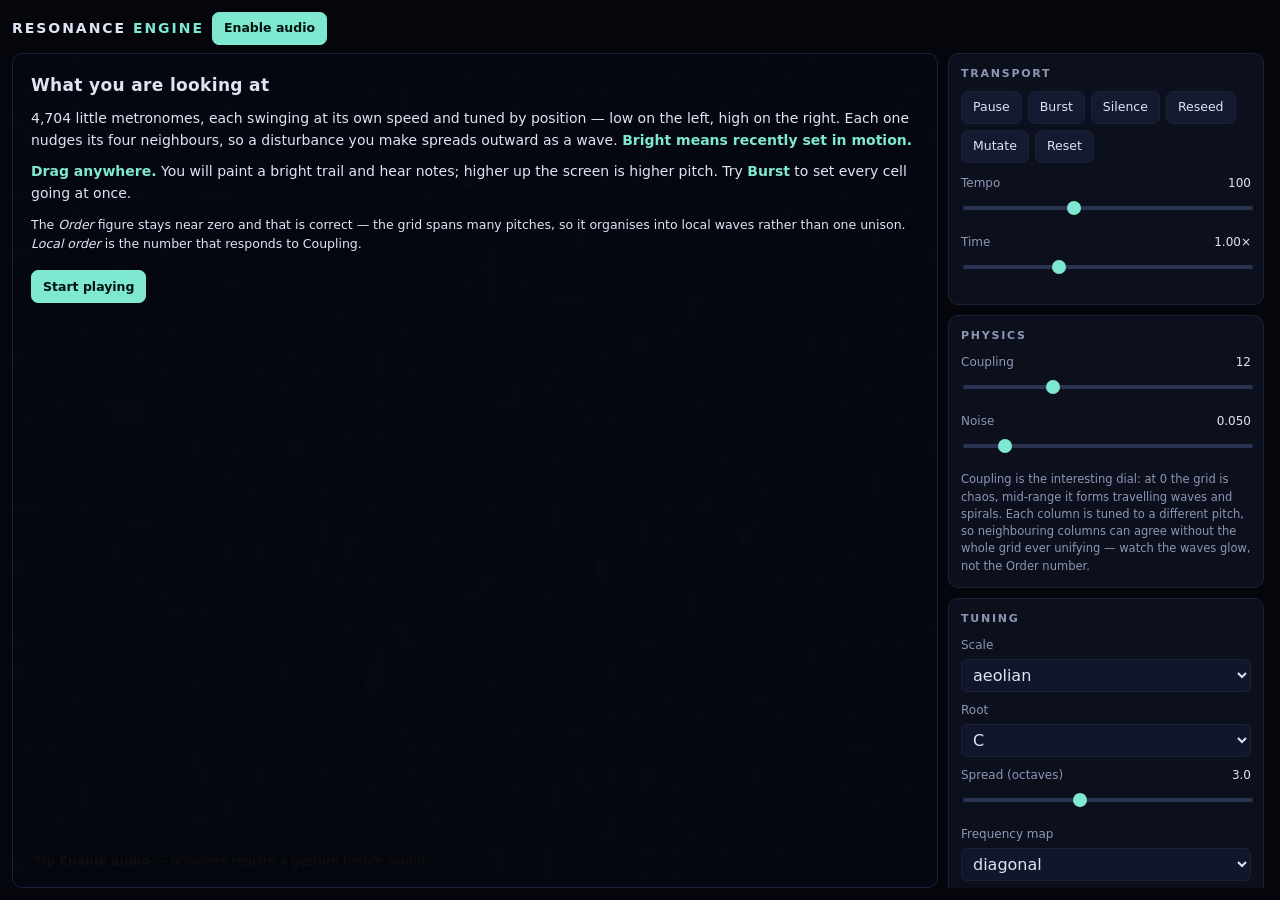
<file: index.html>
<!doctype html>
<!-- Generated by tools/build-standalone.mjs from src/page.template.html + src/*.js + styles.css.
Edit those and re-run the build; nothing here is hand-written. -->
<html lang="en">
<head>
<meta charset="utf-8">
<meta name="viewport" content="width=device-width, initial-scale=1, viewport-fit=cover">
<meta name="theme-color" content="#05060c">
<title>Resonance Engine — conduct a field of coupled oscillators</title>
<!--
  Generated from src/page.template.html + src/*.js by tools/build-standalone.mjs. One
  file, nothing fetched: it opens from disk, from a sandboxed preview pane, or
  from any static server. To change it, edit src/ and re-run that build.
-->
<meta name="description" content="A toroidal field of coupled oscillators that synchronises into waves and plays what it does.">
<style>
:root {
  --bg: #05060c;
  --panel: #0c0f1c;
  --panel-edge: #1b2138;
  --ink: #dfe4f5;
  --ink-dim: #8d96b5;
  --accent: #7ee8d0;
  --accent-warm: #ffb45c;
  --radius: 10px;
  /*
   * Inset from the edge of the glass. On a phone these become the notch and
   * home-indicator insets, which only read as non-zero when the viewport meta
   * carries `viewport-fit=cover`; without that, controls sit under the indicator.
   */
  --edge-top: 12px;
  --edge-right: 12px;
  --edge-bottom: 12px;
  --edge-left: 12px;
  /* Smallest comfortable touch target; WCAG 2.2 AAA asks for 44px. */
  --tap: 44px;
  color-scheme: dark;
}

/*
 * The template marker. Absent its stylesheet this paragraph is the only thing
 * on screen, because the stylesheet is precisely what is missing. In the built
 * page the rule below applies and the marker is gone.
 *
 * The failure this addresses is silent: opening the template directly loads no
 * CSS and no module, paints bare controls, and logs nothing at all, so it reads
 * as a broken app rather than the wrong file. See src/page.template.html.
 */
.not-a-page { display: none; }

* { box-sizing: border-box; }

html, body {
  margin: 0;
  /*
   * `dvh` rather than `vh`: on a phone the URL bar collapses and expands, and a
   * `vh` layout leaves either a gap or a permanently scrolled page.
   */
  height: 100%;
  height: 100dvh;
  overflow: hidden;
  background: var(--bg);
  color: var(--ink);
  font: 14px/1.5 ui-sans-serif, system-ui, "Segoe UI", Roboto, sans-serif;
  overscroll-behavior: none;
}

body {
  /* No text-cursor or callout while conducting: a drag is an instrument gesture,
     not a selection. */
  -webkit-tap-highlight-color: transparent;
  -webkit-touch-callout: none;
  user-select: none;
}

#app {
  display: flex;
  flex-direction: column;
  height: 100%;
  height: 100dvh;
  padding: var(--edge-top) var(--edge-right) 0 var(--edge-left);
  gap: 8px;
}

header {
  display: flex;
  align-items: center;
  gap: 8px;
  flex-wrap: wrap;
  flex: none;
}

/* The panel toggle exists only in the phone layout. */
#b-panel { display: none; }

header h1 {
  font-size: 14px;
  letter-spacing: 0.14em;
  text-transform: uppercase;
  margin: 0;
  font-weight: 600;
}

header h1 span { color: var(--accent); }

/*
 * Hints live over the canvas rather than in the layout. As a header paragraph
 * this cost ~90px of an 844px phone screen to state something true only until
 * the first tap; absolutely positioned it costs nothing and can fade itself out.
 *
 * They stack in a flex column pinned to the bottom of the stage, below the note
 * readout, because two independently positioned overlays over a canvas that can
 * be 198px tall (landscape phone) overlapped the readout and each other. In a
 * column they can only ever push one another, never collide.
 */
#hints {
  position: absolute;
  left: 10px;
  right: 10px;
  bottom: 10px;
  display: flex;
  flex-direction: column;
  align-items: flex-start;
  gap: 6px;
  pointer-events: none;
}

#audio-hint,
#touch-hint {
  margin: 0;
  padding: 7px 10px;
  border-radius: 8px;
  background: rgba(5, 6, 12, 0.78);
  border: 1px solid var(--panel-edge);
  font-size: 12.5px;
  line-height: 1.4;
}

#audio-hint { color: var(--accent-warm); }
#touch-hint { color: var(--ink-dim); }
#audio-hint[hidden], #touch-hint[hidden] { display: none; }

main {
  flex: 1;
  display: grid;
  grid-template-columns: minmax(0, 1fr) 320px;
  grid-template-rows: minmax(0, 1fr);
  gap: 10px;
  min-height: 0;
  padding-bottom: var(--edge-bottom);
}

#stage {
  position: relative;
  min-height: 0;
  min-width: 0;
  border: 1px solid var(--panel-edge);
  border-radius: var(--radius);
  overflow: hidden;
  background: #000;
}

#field {
  display: block;
  width: 100%;
  height: 100%;
  cursor: crosshair;
  /*
   * Without `none` a drag on the field is stolen by the browser's own scroll or
   * pinch gesture and the app never sees pointermove, which on a phone reads as
   * "the toy does nothing".
   */
  touch-action: none;
  image-rendering: pixelated;
}

#pulses {
  position: absolute;
  left: 0;
  right: 0;
  bottom: 0;
  height: 26px;
  pointer-events: none;
}

.pulse {
  position: absolute;
  bottom: 4px;
  width: var(--size, 10px);
  height: var(--size, 10px);
  margin-left: calc(var(--size, 10px) / -2);
  border-radius: 50%;
  background: radial-gradient(circle, #fff, var(--accent) 45%, transparent 70%);
  animation: rise 900ms ease-out forwards;
}

@keyframes rise {
  from { transform: translateY(0) scale(0.6); opacity: 0.95; }
  to { transform: translateY(-70px) scale(1.5); opacity: 0; }
}

#note-readout {
  position: absolute;
  top: 8px;
  left: 10px;
  font-variant-numeric: tabular-nums;
  font-size: 13px;
  padding: 3px 9px;
  border-radius: 999px;
  background: rgba(5, 6, 12, 0.62);
  border: 1px solid var(--panel-edge);
  color: var(--ink-dim);
  pointer-events: none;
}

#note-readout[data-kind="play"] { color: var(--accent-warm); }

#panel {
  overflow-y: auto;
  /* Keep scrolling inside the panel inertial but not rubber-band, so scrolling a
     slider list never drags the whole page. */
  overscroll-behavior: contain;
  padding-right: 4px;
  display: flex;
  flex-direction: column;
  gap: 10px;
}

#panel section {
  background: var(--panel);
  border: 1px solid var(--panel-edge);
  border-radius: var(--radius);
  padding: 12px;
}

#panel h2 {
  margin: 0 0 9px;
  font-size: 11px;
  letter-spacing: 0.16em;
  text-transform: uppercase;
  color: var(--ink-dim);
  font-weight: 600;
}

label {
  display: block;
  font-size: 12px;
  color: var(--ink-dim);
  margin-bottom: 9px;
}

label output {
  float: right;
  color: var(--ink);
  font-variant-numeric: tabular-nums;
}

/*
 * The thumb is drawn by the browser's native widget theme unless the whole
 * control is taken over, and that leaked into the golden images: the control
 * panel pose differed by ~5% between this machine's Chromium and a GitHub
 * runner's, with identical dimensions and every other Chromium pose matching
 * byte for byte. accent-color is only a hint -- it does not define geometry --
 * so appearance:none plus explicit track and thumb rules are what make the
 * panel render the same wherever it is painted. -moz- and -webkit- are both
 * required: neither engine implements the other's pseudo-element.
 */
input[type="range"] {
  width: 100%;
  accent-color: var(--accent);
  margin-top: 5px;
  appearance: none;
  background: transparent;
  height: 22px;
}

input[type="range"]::-webkit-slider-runnable-track {
  height: 4px;
  border-radius: 999px;
  background: #2b3352;
}

input[type="range"]::-webkit-slider-thumb {
  appearance: none;
  width: 14px;
  height: 14px;
  margin-top: -5px;
  border-radius: 999px;
  background: var(--accent);
  border: none;
}

input[type="range"]::-moz-range-track {
  height: 4px;
  border-radius: 999px;
  background: #2b3352;
}

input[type="range"]::-moz-range-thumb {
  width: 14px;
  height: 14px;
  border-radius: 999px;
  background: var(--accent);
  border: none;
}

select {
  width: 100%;
  margin-top: 5px;
  background: #11162a;
  color: var(--ink);
  border: 1px solid var(--panel-edge);
  border-radius: 6px;
  padding: 5px 7px;
  font: inherit;
  /* A select below 16px makes iOS zoom the whole page on focus. */
  font-size: 16px;
}

.buttons {
  display: flex;
  flex-wrap: wrap;
  gap: 6px;
  margin-bottom: 11px;
}

button {
  background: #141a30;
  color: var(--ink);
  border: 1px solid var(--panel-edge);
  border-radius: 7px;
  padding: 6px 11px;
  font: inherit;
  font-size: 12.5px;
  cursor: pointer;
  /* Buttons in the panel are tapped deliberately; pinch-zoom on them would be
     the wrong reading of the gesture. */
  touch-action: manipulation;
}

button:hover { border-color: var(--accent); }

button.primary {
  background: var(--accent);
  border-color: var(--accent);
  color: #04120f;
  font-weight: 600;
}

.toggles { display: grid; gap: 5px; }

.toggles label {
  display: flex;
  align-items: center;
  gap: 8px;
  margin: 0;
  color: var(--ink);
  font-size: 12.5px;
}

.toggles input { accent-color: var(--accent); margin: 0; }

.stats {
  display: grid;
  grid-template-columns: auto 1fr;
  gap: 3px 10px;
  margin: 0;
  font-size: 12px;
}

.stats dt { color: var(--ink-dim); }
.stats dd { margin: 0; text-align: right; font-variant-numeric: tabular-nums; }

.hint { font-size: 11.5px; color: var(--ink-dim); margin: 2px 0 0; }

#help ul { margin: 0; padding-left: 17px; font-size: 12px; color: var(--ink-dim); }
#help li { margin-bottom: 4px; }

kbd, code {
  background: #11162a;
  border: 1px solid var(--panel-edge);
  border-radius: 4px;
  padding: 0 4px;
  font-size: 11px;
}

r { cursor: help; opacity: 0.6; }

/*
 * Phone layout. The breakpoint is on width because the problem is horizontal:
 * a 320px sidebar next to a canvas does not fit, so the panel has to move.
 */
@media (max-width: 880px) {
  :root {
    --edge-top: max(10px, env(safe-area-inset-top));
    --edge-right: max(10px, env(safe-area-inset-right));
    --edge-bottom: max(10px, env(safe-area-inset-bottom));
    --edge-left: max(10px, env(safe-area-inset-left));
  }

  main {
    grid-template-columns: minmax(0, 1fr);
    grid-template-rows: minmax(0, 1fr) auto;
    gap: 8px;
  }

  /* The field is the instrument: it keeps the whole width and as much height as
     the panel is not using, and the panel collapses to a sheet it can dismiss. */
  #stage { grid-row: 1; }

  #panel {
    grid-row: 2;
    /*
     * A collapsible sheet. Scrolling the panel is what makes every control
     * reachable on a phone even though they cannot all fit at once, which is the
     * failure this layout is fixing: 15 of 23 controls used to sit below the
     * fold with nothing scrollable.
     */
    max-height: min(46dvh, 420px);
    overflow-y: auto;
    -webkit-overflow-scrolling: touch;
    padding-bottom: var(--edge-bottom);
  }

  /* When collapsed, the sheet shows nothing and the field owns the screen. */
  #panel[data-collapsed="true"] { display: none; }

  #b-panel { display: inline-block; }

  /*
   * The title, an accent button and the sheet toggle do not fit one row at
   * 390px, and a wrapped header costs the field another 45px of height.
   *
   * `nowrap` is what fixes it: a wrapping flex container breaks onto a second
   * line *before* it shrinks anything, so with `wrap` the toggle dropped to its
   * own row while the title stayed full width and would not compress.
   */
  header { flex-wrap: nowrap; }
  header h1 { flex: none; white-space: nowrap; }
  header button { flex: none; }
  /*
   * With wrapping gone, "Resonance Engine" beside two 44px buttons would now
   * simply clip. Dropping the second word beats an ellipsis on the product
   * name, and the word stays in the DOM so the accessible name is intact.
   */
  header h1 span { display: none; }

  /* Every control becomes a real touch target: 33px buttons and 20px sliders
     were below the 44px minimum and effectively unusable with a thumb. */
  button {
    min-height: var(--tap);
    font-size: 15px;
    padding: 10px 14px;
  }

  input[type="range"] {
    height: var(--tap);
    margin-top: 2px;
  }

  select { min-height: var(--tap); }

  label {
    font-size: 13px;
    margin-bottom: 14px;
  }

  .toggles label {
    min-height: var(--tap);
    font-size: 15px;
  }

  .toggles input { width: 22px; height: 22px; }

  /* Keyboard shortcuts are meaningless without a keyboard, and the list was the
     longest thing to scroll past. */
  #help { display: none; }

  .hint { font-size: 12.5px; }
}

/* Landscape phones are short: give the field the height and hide the sheet's
   chrome until it is asked for. */
@media (max-width: 880px) and (max-height: 500px) {
  /*
   * In landscape the viewport is short, so a sheet sized as a share of its
   * height leaves the canvas a 66px strip. Anchor the sheet to a small share
   * and guarantee the field the majority instead.
   */
  main { grid-template-rows: minmax(200px, 1fr) auto; }
  #panel { max-height: 40dvh; }
  /*
   * Two 45px buttons and a title cannot share a 390px-tall viewport's header
   * without wrapping onto a second line, which costs the field another 45px.
   * They still get `--tap` height; only the type shrinks.
   */
  header h1 { font-size: 12px; letter-spacing: 0.1em; }
  header button { font-size: 13px; padding: 8px 12px; }
  /*
   * A landscape phone leaves the canvas ~200px tall. Two hint bands at the foot
   * of a strip that height is most of the instrument, so they retire here and
   * the field is left alone.
   */
  #hints { display: none; }
}

/*
 * Screen-reader-only text. `clip-path: inset(50%)` rather than `display:none`,
 * which would remove it from the accessibility tree and defeat the purpose.
 */
.sr-only {
  position: absolute;
  width: 1px;
  height: 1px;
  margin: -1px;
  padding: 0;
  overflow: hidden;
  clip-path: inset(50%);
  white-space: nowrap;
  border: 0;
}

/*
 * First-run orientation. The field is otherwise a wall of moving pixels with no
 * clue as to what it means, and the honest summary from a first-time visitor was
 * "no idea what I'm looking at". It states the metaphor and the one gesture that
 * matters, then gets out of the way permanently.
 */
#intro {
  position: absolute;
  inset: 0;
  z-index: 3;
  /*
   * `flex-start`, not `center`: centring a block taller than its container
   * overflows equally at both ends, and the overflow at the top is clipped by
   * the stage with no way to scroll to it -- the heading simply disappeared on
   * a phone. Top-aligned with scrolling, everything is reachable.
   */
  display: flex;
  flex-direction: column;
  justify-content: flex-start;
  gap: 10px;
  padding: 18px;
  background: rgba(5, 6, 12, 0.95);
  font-size: 14px;
  line-height: 1.55;
  overflow-y: auto;
  -webkit-overflow-scrolling: touch;
}

#intro[hidden] { display: none; }

#intro h2 {
  margin: 0;
  font-size: 17px;
  letter-spacing: 0.02em;
}

#intro p { margin: 0; color: var(--ink); }
#intro strong { color: var(--accent); }
.intro-note { color: var(--ink-dim); font-size: 12.5px; }

#intro button {
  align-self: flex-start;
  margin-top: 6px;
}

/*
 * Reduced motion: the app *is* motion, so it cannot simply stop — the simulation
 * is the point. What can be removed is the gratuitous part: the rising pulse
 * particles and the panel's transitions. The field itself is left alone because
 * freezing it would leave a blank rectangle and no instrument, and a paused
 * field is available at any time from Pause.
 */
@media (prefers-reduced-motion: reduce) {
  .pulse { animation: none; display: none; }
  * { transition-duration: 0.01ms !important; }
}

/* The overlay sits over the canvas, so a phone needs the same tap target here. */
@media (max-width: 880px) {
  /*
   * The stage can be as short as 198px in landscape, which cannot hold this
   * text. Escaping the stage to cover the viewport is the only way the
   * explanation is readable rather than a clipped fragment.
   */
  #intro {
    position: fixed;
    inset: 0;
    padding: calc(18px + env(safe-area-inset-top)) 18px calc(18px + env(safe-area-inset-bottom));
    font-size: 15px;
  }
  #intro h2 { font-size: 19px; }
  #intro button { min-height: var(--tap); align-self: stretch; }
}

</style>
</head>
<body>
<!--
  Visible only when opened directly, which is the interesting case. styles.css
  hides it with a `display:none` rule; if that stylesheet has not loaded then
  neither has the rule, so the notice shows. No script involved, so it works
  before and entirely independently of the engine -- and the built page inlines
  the stylesheet, where the rule takes effect and removes it without a trace.
-->
<p class="not-a-page">
  <strong>This is the markup template, not the page.</strong>
  Open <code>index.html</code> in the root of the repository instead: it is
  generated from this file, with the stylesheet and engine inlined.
</p>
<div id="app">
  <header role="banner">
    <h1>Resonance <span>Engine</span></h1>
    <button id="b-audio" class="primary">Enable audio</button>
    <button id="b-panel" aria-expanded="true" aria-controls="panel">Hide</button>
  </header>

  <main>
    <div id="stage" role="main" aria-label="Oscillator field">
      <canvas id="field" width="84" height="56" role="img" aria-label="Field of 4,704 coupled oscillators. Bright areas are cells recently set in motion; the pattern drifts and organises on its own. Drag to conduct waves and play notes."></canvas>
      <div id="pulses" aria-hidden="true"></div>
      <output id="note-readout" aria-live="polite" aria-atomic="true"><span id="v-note">—</span></output>
      <!--
        The field itself is a canvas and cannot be explored, so the state panel
        is announced instead. Updated at a tenth of the frame rate on purpose:
        at 60 Hz a live region is unreadable noise, which is worse than nothing.
      -->
      <p id="sr-state" class="sr-only" role="status" aria-live="polite"></p>
      <div id="intro" role="dialog" aria-labelledby="intro-title" aria-describedby="intro-body">
        <h2 id="intro-title">What you are looking at</h2>
        <p id="intro-body">
          4,704 little metronomes, each swinging at its own speed and tuned by
          position — low on the left, high on the right. Each one nudges its four
          neighbours, so a disturbance you make spreads outward as a wave.
          <strong>Bright means recently set in motion.</strong>
        </p>
        <p>
          <strong>Drag anywhere.</strong> You will paint a bright trail and hear
          notes; higher up the screen is higher pitch. Try
          <strong>Burst</strong> to set every cell going at once.
        </p>
        <p class="intro-note">
          The <em>Order</em> figure stays near zero and that is correct — the grid
          spans many pitches, so it organises into local waves rather than one
          unison. <em>Local order</em> is the number that responds to Coupling.
        </p>
        <button id="b-intro" class="primary">Start playing</button>
      </div>
      <div id="hints">
        <p id="audio-hint">Tap <strong>Enable audio</strong> — browsers require a gesture before sound.</p>
        <p id="touch-hint" hidden>Drag to conduct · tap <strong>Hide</strong> for a full-size field</p>
      </div>
    </div>

    <aside id="panel" data-collapsed="false" aria-label="Controls">
      <section>
        <h2>Transport</h2>
        <div class="buttons">
          <button id="b-play">Pause</button>
          <button id="b-burst">Burst</button>
          <button id="b-clear">Silence</button>
          <button id="b-seed">Reseed</button>
          <button id="b-mutate">Mutate</button>
          <button id="b-reset">Reset</button>
        </div>
        <label>Tempo <output id="v-c-tempo"></output>
          <input id="c-tempo" type="range" min="40" max="200" step="1" value="100">
        </label>
        <label>Time <output id="v-c-speed"></output>
          <input id="c-speed" type="range" min="0.05" max="3" step="0.05" value="1">
        </label>
      </section>

      <section>
        <h2>Physics</h2>
        <label>Coupling <output id="v-c-coupling"></output>
          <input id="c-coupling" type="range" min="0" max="40" step="0.5" value="12">
        </label>
        <label>Noise <output id="v-c-noise"></output>
          <input id="c-noise" type="range" min="0" max="0.4" step="0.005" value="0.05">
        </label>
        <p class="hint">Coupling is the interesting dial: at 0 the grid is chaos, mid-range it forms travelling waves and spirals. Each column is tuned to a different pitch, so neighbouring columns can agree without the whole grid ever unifying — watch the waves glow, not the Order number.</p>
      </section>

      <section>
        <h2>Tuning</h2>
        <label>Scale
          <select id="c-scale"></select>
        </label>
        <label>Root
          <select id="c-root"></select>
        </label>
        <label>Spread (octaves) <output id="v-c-octaves"></output>
          <input id="c-octaves" type="range" min="1" max="6" step="0.5" value="3">
        </label>
        <label>Frequency map
          <select id="c-map"></select>
        </label>
        <label>Pitch from pointer
          <select id="c-play"></select>
        </label>
      </section>

      <section>
        <h2>Look</h2>
        <label>Palette
          <select id="c-palette"></select>
        </label>
        <div class="toggles">
          <label><input id="c-trails" type="checkbox"> Glow</label>
          <label><input id="c-waveform" type="checkbox"> Pulse strip</label>
        </div>
      </section>

      <section>
        <h2>Sound</h2>
        <label>Volume <output id="v-c-volume"></output>
          <input id="c-volume" type="range" min="0" max="1" step="0.01" value="0.75">
        </label>
        <label>Space <output id="v-c-space"></output>
          <input id="c-space" type="range" min="0" max="1" step="0.01" value="0.34">
        </label>
        <div class="toggles">
          <label><input id="c-auto" type="checkbox"> Field sounds</label>
          <label><input id="c-pointer" type="checkbox"> Pointer sounds</label>
          <label><input id="c-selfhear" type="checkbox"> Self-hearing</label>
        </div>
      </section>

      <section>
        <h2>Field state</h2>
        <dl class="stats">
          <dt>Order <r title="Kuramoto order parameter for the whole grid: 1 = locked, 0 = incoherent. Stays near zero here by design — the grid spans many pitches, so it organises into local waves rather than global unison.">?</r></dt><dd id="v-order">–</dd>
          <dt>Local order <r title="Synchrony within 7x7 neighbourhoods, averaged. This is the number coupling moves: the grid organises locally into waves and domains rather than as a whole.">?</r></dt><dd id="v-local">–</dd>
          <dt>Activity <r title="Share of cells still carrying energy from being conducted. Zero at rest: it responds to dragging the field, not to time passing.">?</r></dt><dd id="v-activity">–</dd>
          <dt>Voices</dt><dd id="v-voices">0</dd>
          <dt>FPS</dt><dd id="v-fps">–</dd>
          <dt>Seed</dt><dd id="v-seed">–</dd>
          <dt>Spread</dt><dd id="v-spread">–</dd>
          <dt>Scale</dt><dd id="v-scale">–</dd>
          <dt>Root</dt><dd id="v-root">–</dd>
        </dl>
      </section>

      <section id="help">
        <h2>How to play</h2>
        <ul>
          <li><strong>Drag</strong> on the field to push waves through it.</li>
          <li><strong>Drag with the button held</strong> to also sound notes along the pitch axis.</li>
          <li><strong>Right-click drag</strong> to damp the field instead of exciting it.</li>
          <li><strong>Home row <code>asdf…</code> / number row <code>q2w3e…</code></strong> play scale degrees.</li>
          <li><kbd>Space</kbd> pause · <kbd>B</kbd> burst · <kbd>C</kbd> silence · <kbd>M</kbd> mutate · <kbd>N</kbd> reseed · <kbd>R</kbd> reset</li>
        </ul>
      </section>
    </aside>
  </main>
</div>
<script>(()=>{function Ee(t){let e=t>>>0;return function(){e=e+1831565813>>>0;let o=e;return o=Math.imul(o^o>>>15,o|1),o^=o+Math.imul(o^o>>>7,o|61),((o^o>>>14)>>>0)/4294967296}}var V=Math.PI*2;function v(t,e,n){return t<e?e:t>n?n:t}function R(t,e){let n=t%e;return n<0?n+e:n}function _(t,e){let n=e*2;return R(t+e,n)-e}var I={Horizontal:"horizontal",Vertical:"vertical",Diagonal:"diagonal",Radial:"radial",Uniform:"uniform"},P={Horizontal:"horizontal",Vertical:"vertical",Both:"both"},O={Ember:"ember",Abyss:"abyss",Verdant:"verdant",Mono:"mono"},Me=12,G={aeolian:[0,2,3,5,7,8,10],dorian:[0,2,3,5,7,9,10],lydian:[0,2,4,6,7,9,11],phrygian:[0,1,3,5,7,8,10],mixolydian:[0,2,4,5,7,9,10],wholeTone:[0,2,4,6,8,10],hirajoshi:[0,2,3,7,8],prometheus:[0,2,6,9,10]},ee=Object.keys(G),D=["C","C#","D","D#","E","F","F#","G","G#","A","A#","B"],we=48;function Xe(t,e){if(t.length===0)throw new RangeError("empty frequency ramp");if(t.length===1)return t[0];let n=v(e,0,1)*(t.length-1),o=Math.floor(n),a=Math.min(t.length-1,o+1);return t[o]+(t[a]-t[o])*(n-o)}function te(t,e){let{cols:n,rows:o,phase:a}=t;for(let r=0;r<o;r++){let s=(r-1+o)%o*n,c=r*n,l=(r+1)%o*n;for(let d=0;d<n;d++){let p=a[c+d],g=Math.abs(_(a[c+(d-1+n)%n]-p,.5))+Math.abs(_(a[c+(d+1)%n]-p,.5))+Math.abs(_(a[s+d]-p,.5))+Math.abs(_(a[l+d]-p,.5));e[c+d]=v(g/(4*.5),0,1)}}return e}var Y=class{constructor(e,n,{coupling:o=12,noise:a=.02,damping:r=3.2}={}){this.cols=e,this.rows=n;let s=e*n;this.phase=new Float32Array(s),this.freq=new Float32Array(s),this.gain=new Float32Array(s),this.prevGain=new Float32Array(s),this.impulse=new Float32Array(s),this.omegaScale=1,this.t=0,this.couplingBase=o,this.noise=a,this.damping=r,this.mapType=I.Horizontal,this.mapOrigin=[0,0],this.mapSpan=[1,1],this._lap=new Float32Array(s)}index(e,n){return n*this.cols+e}colOf(e){return e%this.cols}rowOf(e){return Math.floor(e/this.cols)}positionNorm(e,n){switch(this.mapType){case I.Horizontal:return v((e-this.mapOrigin[0])/this.mapSpan[0],0,1);case I.Vertical:return v((n-this.mapOrigin[1])/this.mapSpan[1],0,1);case I.Diagonal:return v((e-this.mapOrigin[0]+n-this.mapOrigin[1])/(this.mapSpan[0]+this.mapSpan[1]),0,1);case I.Radial:{let o=(e-this.mapOrigin[0])/this.mapSpan[0],a=(n-this.mapOrigin[1])/this.mapSpan[1];return v(Math.hypot(o,a),0,1)}case I.Uniform:return .5;default:throw new RangeError(`unknown freq map: ${this.mapType}`)}}retune(e,n,o,a){this.mapType=n,this.mapOrigin=o,this.mapSpan=a;for(let r=0;r<this.rows;r++)for(let s=0;s<this.cols;s++)this.freq[this.index(s,r)]=Xe(e,this.positionNorm(s,r))}randomize(e,{keepGains:n=!1}={}){let o=Ee(e);for(let a=0;a<this.phase.length;a++)this.phase[a]=o(),n||(this.gain[a]=0,this.prevGain[a]=0,this.impulse[a]=0)}trigger(e){this.impulse[e]=1}stroke(e,n,o,a,r){let s=o*o;for(let c=-Math.ceil(o);c<=Math.ceil(o);c++)for(let l=-Math.ceil(o);l<=Math.ceil(o);l++){let d=l*l+c*c;if(d>s)continue;let p=this.index(R(e+l,this.cols),R(n+c,this.rows)),g=1-Math.sqrt(d)/(o+1e-6),E=a*g;if(this.gain[p]=Math.min(1.6,this.gain[p]+E),r!=null){let M=v(E*2.5,0,1),x=_(r-this.phase[p],.5);this.phase[p]=R(this.phase[p]+x*M,1)}}}step(e,{coupling:n,noise:o}){let a=[];if(!(e>0))return a;let{cols:r,rows:s,phase:c,freq:l,gain:d,impulse:p}=this,g=this._lap,E=this.omegaScale;for(let m=0;m<s;m++){let S=(m-1+s)%s*r,b=m*r,Ye=(m+1)%s*r;for(let L=0;L<r;L++){let We=(L-1+r)%r,je=(L+1)%r,K=c[b+L];g[b+L]=_(c[b+We]-K,.5)+_(c[b+je]-K,.5)+_(c[S+L]-K,.5)+_(c[Ye+L]-K,.5)}}let M=n*e,x=1-v(this.damping*e,0,1),C=o*Math.sqrt(e);for(let m=0;m<c.length;m++){let S=c[m]+(l[m]*E+M*g[m]*.25)*e;C>0&&(S+=(Math.random()-.5)*C),S+=d[m]*.06*e;let b=S>=1||S<0;c[m]=R(S,1),b&&(p[m]=1,a.push(m)),d[m]*=x}return this.t+=e,a}localOrder(e=7){let{cols:n,rows:o,phase:a}=this,r=0,s=0;for(let c=0;c+e<=o;c+=e)for(let l=0;l+e<=n;l+=e){let d=0,p=0;for(let E=c;E<c+e;E++)for(let M=l;M<l+e;M++){let x=2*Math.PI*a[E*n+M];d+=Math.cos(x),p+=Math.sin(x)}let g=e*e;r+=Math.hypot(d/g,p/g),s+=1}return s>0?r/s:0}orderParameter(){let e=0,n=0;for(let a=0;a<this.phase.length;a++){let r=this.phase[a]*V;e+=Math.cos(r),n+=Math.sin(r)}let o=this.phase.length;return Math.hypot(e/o,n/o)}activity(){let e=0;for(let n=0;n<this.gain.length;n++)e+=this.gain[n]>.05?1:0;return e/this.gain.length}meanFrequency(){let e=0;for(let n=0;n<this.freq.length;n++)e+=this.freq[n];return e/this.freq.length}};function ne(t){return 440*Math.pow(2,(t-69)/12)}function xe(t){return(Math.round(t)%12+12)%12}function Se(t){let e=String(t).trim().toUpperCase().replace(/B#/g,"C"),n=D.indexOf(e);if(n<0)throw new RangeError(`unknown note name: ${t}`);return n}function be(t){let e=Math.round(t);return`${D[(e%12+12)%12]}${Math.floor(e/12)-1}`}function oe(t,e,n,o=Me){let a=G[e];if(!a)throw new RangeError(`unknown scale: ${e}`);let r=a.length,s=Math.floor(t/r),c=(t%r+r)%r,l=Math.floor(c),d=c-l,p=l===r-1?12:a[l+1];return we+n+s*12+a[l]+(p-a[l])*d}function Ce(t){return Math.round(t)}var Qe=.12;var W=class{constructor({maxVoices:e=12}={}){this.ctx=null,this.ready=!1,this.maxVoices=e,this._voices=[]}async init(){if(this.ctx)return this.ready;let e=window.AudioContext||window.webkitAudioContext;if(!e)throw new Error("Web Audio is not available in this browser");let n=new e({latencyHint:"interactive"}),o=n.createGain();o.gain.value=.7;let a=n.createDynamicsCompressor();a.threshold.value=-8,a.knee.value=6,a.ratio.value=8,a.attack.value=.004,a.release.value=.18;let r=n.createChannelSplitter(2),s=n.createChannelMerger(2),c=n.createDelay(2);c.delayTime.value=.19;let l=n.createDelay(2);l.delayTime.value=.271;let d=n.createGain(),p=n.createGain(),g=n.createBiquadFilter(),E=n.createBiquadFilter();g.type=E.type="lowpass",g.frequency.value=E.frequency.value=2600;let M=n.createGain();M.gain.value=.42;let x=n.createGain();x.gain.value=.3;let C=n.createGain(),m=n.createGain();C.gain.value=m.gain.value=.85,o.connect(a),a.connect(n.destination),x.connect(r),r.connect(d,0),r.connect(p,1),d.gain.value=.45,p.gain.value=.45,d.connect(c),p.connect(l),c.connect(g),l.connect(E),g.connect(M),E.connect(M),M.connect(d),M.connect(p),g.connect(C),E.connect(m),C.connect(s,0,0),m.connect(s,0,1),s.connect(o);let S=n.createConvolver();S.buffer=this._impulseResponse(n,2.6,3.2);let b=n.createGain();return b.gain.value=.5,x.connect(S),S.connect(b),b.connect(o),this.ctx=n,this.nodes={master:o,send:x,feedback:M,reverbReturn:b},this.ready=!0,!0}_impulseResponse(e,n,o){let a=Math.floor(e.sampleRate*n),r=e.createBuffer(2,a,e.sampleRate);for(let s=0;s<2;s++){let c=r.getChannelData(s);for(let l=0;l<a;l++){let d=l/a;c[l]=(Math.random()*2-1)*Math.pow(1-d,o)}}return r}async resume(e=1500){return this.ctx||await this.init(),this.ctx.state==="suspended"&&await Promise.race([this.ctx.resume().catch(()=>{}),new Promise(n=>setTimeout(n,e))]),this.ctx.state==="running"}get now(){return this.ctx?this.ctx.currentTime:0}setMasterVolume(e){this.nodes&&(this.nodes.master.gain.value=e)}setSpace(e){this.nodes&&(this.nodes.send.gain.value=e,this.nodes.feedback.gain.value=.55*e)}playNote(e){if(!this.ready||this._voices.length>=this.maxVoices)return null;let n=this.ctx,o=Math.max(n.currentTime+.002,e.at??n.currentTime+Qe),a=ne(e.midi),r=Math.max(.02,Math.min(1,e.velocity)),s=e.duration??this._durationForMidi(e.midi),c=n.createGain();c.gain.setValueAtTime(0,o);let l=.26*r;c.gain.linearRampToValueAtTime(l,o+.006),c.gain.exponentialRampToValueAtTime(l*.28,o+s*.35),c.gain.exponentialRampToValueAtTime(1e-4,o+s);let d=n.createStereoPanner();d.pan.value=Math.max(-1,Math.min(1,e.pan??0)),c.connect(d),d.connect(this.nodes.master),d.connect(this.nodes.send);let p=[{ratio:1,gain:1,type:"sine"},{ratio:2.01,gain:.32,type:"sine"},{ratio:.5,gain:.4,type:"triangle"}],g=[];for(let m of p){let S=n.createOscillator();S.type=m.type,S.frequency.setValueAtTime(a*m.ratio,o);let b=n.createGain();b.gain.value=m.gain,S.connect(b),b.connect(c),g.push(S)}let E=n.createOscillator();E.frequency.value=4.2+e.midi%7;let M=n.createGain();M.gain.value=a*.004,E.connect(M),M.connect(g[0].frequency),g.push(E);let x=this._noiseBurst(n,o,a);if(x){let m=n.createGain();m.gain.setValueAtTime(.16*r,o),m.gain.exponentialRampToValueAtTime(1e-4,o+.07),x.connect(m),m.connect(c)}let C=o+s+.05;for(let m of g)m.start(o),m.stop(C);return this._reap(C,c),{when:o,duration:s,stopAt:C}}_noiseBurst(e,n,o){let a=Math.floor(e.sampleRate*.08),r=e.createBuffer(1,a,e.sampleRate),s=r.getChannelData(0);for(let d=0;d<a;d++)s[d]=(Math.random()*2-1)*(1-d/a);let c=e.createBufferSource();c.buffer=r;let l=e.createBiquadFilter();return l.type="bandpass",l.frequency.value=Math.min(12e3,o*6),l.Q.value=1.4,c.connect(l),c.start(n),c.stop(n+.09),l}_durationForMidi(e){let n=Math.max(24,Math.min(108,e));return Math.max(.18,3.4*Math.pow(2,(54-n)/14))}_reap(e,n){let o=(e-this.ctx.currentTime+.25)*1e3,a=setTimeout(()=>{n.disconnect(),this._voices=this._voices.filter(r=>r!==a)},Math.max(0,o));this._voices.push(a)}activeVoices(){return this._voices.length}suspend(){return this.ctx&&this.ctx.state==="running"?this.ctx.suspend():Promise.resolve()}};var j=class{constructor({maxVoices:e=5,autoBudget:n=.35,humanize:o=.012,velocityGate:a=.09}={}){this.queue=[],this.maxVoices=e,this.autoBudget=n,this.humanize=o,this.velocityGate=a,this._autoCredit=0,this._last=new Map}enqueueManual(e){this.queue.push({...e,source:"manual"})}collectAuto(e,n,o){this._autoCredit+=this.autoBudget;for(let a of n){if(this._autoCredit<1)break;let r=o(a);if(!r||r.gain<this.velocityGate)continue;let s=this._last.get(a);s!==void 0&&e-s<.08||(this._last.set(a,e),this._autoCredit-=1,this.queue.push({degree:Ce(r.degree),velocity:Math.min(1,r.gain),pan:r.pan,col:r.col,row:r.row,time:e+(Math.random()-.5)*this.humanize,duration:null,source:"auto"}))}}takeDue(e){let n=[],o=[];for(let a of this.queue)a.time<=e?n.push(a):o.push(a);return this.queue=o,n.sort((a,r)=>a.time-r.time),n}clear(){this.queue.length=0,this._last.clear(),this._autoCredit=0}};function ae(t,e){return t*G[e].length}function Te(t,e){let n=3+Math.log2(Math.max(1,e));return Math.pow(2,-n/2+v(t,0,1)*n)}var re={[O.Ember]:[[0,8,6,18],[.32,74,20,64],[.58,176,46,60],[.8,246,138,42],[1,255,240,196]],[O.Abyss]:[[0,3,5,16],[.3,12,44,96],[.55,26,122,168],[.78,82,214,214],[1,240,255,255]],[O.Verdant]:[[0,6,12,10],[.36,22,82,58],[.62,96,164,60],[.84,214,226,96],[1,252,255,232]],[O.Mono]:[[0,4,4,6],[.45,44,46,54],[.78,150,154,162],[1,255,255,255]]},Ae=Object.keys(re);function X(t){let e=re[t]??re[O.Abyss],n=new Uint8ClampedArray(256*3);for(let o=0;o<256;o++){let a=o/255,r=e.length-1;for(;r>1&&e[r][0]>a;)r--;let[s,c,l,d]=e[r],[p,g,E,M]=e[Math.min(e.length-1,r+1)],x=p-s||1,C=Math.min(1,Math.max(0,(a-s)/x));n[o*3]=c+(g-c)*C,n[o*3+1]=l+(E-l)*C,n[o*3+2]=d+(M-d)*C}return n}var Je=.12,h=84,w=56,me=24301,Oe=[["c-tempo","tempo"],["c-speed","speed"],["c-coupling","coupling"],["c-noise","noise"],["c-octaves","octaves"],["c-volume","volume"],["c-space","space"]],Ze=[["c-scale","scale",String],["c-root","root",t=>t.toUpperCase()],["c-map","map",String],["c-play","playMode",String],["c-palette","palette",String]],Fe=[["c-auto","autoSound"],["c-pointer","pointerSound"],["c-selfhear","selfHear"],["c-trails","motionTrails"],["c-waveform","showWaveform"]],i={running:!0,tempo:100,speed:1,coupling:12,noise:.05,octaves:3,scale:"aeolian",root:"C",map:I.Diagonal,playMode:P.Both,palette:O.Abyss,volume:.75,space:.34,autoSound:!0,pointerSound:!0,motionTrails:!0,selfHear:!0,showWaveform:!0,seed:me},u=new Y(h,w,{coupling:i.coupling}),f=new W,U=new j({maxVoices:5}),T=document.getElementById("field"),A=T.getContext("2d",{alpha:!1}),Be=A.createImageData(h,w),ie=document.createElement("canvas"),dn=ie.getContext("2d"),q=X(i.palette),Ie=new Float32Array(h*w),F=new Float32Array(h*w),pe=0,Re=performance.now(),se=60,Le=0,ce=null,Q=[];function ke(t,e){let n=new Float64Array(t);for(let o=0;o<t;o++)n[o]=Te(t>1?o/(t-1):0,e);return n}function et(t){let e=0;for(let n of t)e=Math.max(e,n);return Math.max(1,e)}var le=ke(h,i.octaves);function k(){le=ke(h,i.octaves),u.retune(le,i.map,[h/2,w/2],[h,w])}function tt(){ie.width=h,ie.height=w,F=new Float32Array(h*w)}var nt=.34,ot=1.15,at=.85;function rt(t,e,n){let o=.5+.5*Math.cos(e*V),a=v(t*nt+o*.05+Math.min(n,1)*ot,0,1);return v(Math.pow(a,at),0,1)}function it(){te(u,Ie);let t=Be.data;for(let e=0;e<h*w;e++){let n=rt(Ie[e],u.phase[e],u.gain[e]),o=Math.min(255,Math.round(n*255))*3,a=e*4;t[a]=q[o],t[a+1]=q[o+1],t[a+2]=q[o+2],t[a+3]=255}A.putImageData(Be,0,0)}function st(){A.globalCompositeOperation="lighter";for(let t=0;t<w;t++)for(let e=0;e<h;e++){let n=t*h+e,o=u.gain[n];o<.06||(A.fillStyle=`rgba(${q[762]}, ${q[763]}, ${q[764]}, ${Math.min(.5,o*.4)})`,A.beginPath(),A.arc(e+.5,t+.5,Math.max(.5,o*2.6),0,V),A.fill())}A.globalCompositeOperation="source-over"}var y={active:!1,col:0,row:0,lastCol:0,lastRow:0,velocity:0,type:"mouse"};function ue(t){let e=T.getBoundingClientRect(),n=Math.floor((t.clientX-e.left)/e.width*h),o=Math.floor((t.clientY-e.top)/e.height*w);return{col:R(n,h),row:R(o,w)}}function ct(t,e){switch(i.playMode){case P.Horizontal:return t/(h-1);case P.Vertical:return e/(w-1);case P.Both:return t/(h-1)*.6+(1-e/(w-1))*.4;default:throw new RangeError(`unknown play mode: ${i.playMode}`)}}function he(t,e){let n=ae(i.octaves,i.scale);return ct(t,e)*n}function _e(t){let{col:e,row:n}=ue(t),o=e-y.lastCol,a=n-y.lastRow;y.velocity=v(Math.hypot(o,a)/6,0,1);let r=Math.hypot(o,a),s=Math.max(1,Math.ceil(r/2));for(let c=0;c<s;c++){let l=c/s,d=Math.round(y.lastCol+o*l),p=Math.round(y.lastRow+a*l);u.stroke(d,p,3.2,.075+y.velocity*.1,null)}(t.buttons===1||t.type==="pointerdown")&&qe(e,n,.55+y.velocity*.45),y.lastCol=y.col=e,y.lastRow=y.row=n,y.active=!0}function qe(t,e,n){let o=he(t,e),a=fe(o);ce={midi:a,degree:o,col:t,row:e};let r=Pe(t);u.stroke(t,e,6.5,.85+n*.5,null),i.pointerSound&&U.enqueueManual({degree:o,velocity:n,pan:r,time:f.now+.01,duration:null}),i.selfHear&&lt(a),De(t,e),Ge(o,a,"play")}function Pe(t){return(t+.5)/h*2-1}function fe(t){return oe(t,i.scale,Se(i.root))}function lt(t){let e=Math.pow(2,(t-60)/24)-1;u.omegaScale=v(u.omegaScale+e*.5,.55,1.9)}function De(t,e){F[e*h+t]=1}var ut=.05;function dt(t){let e=Math.min(ut,1/(24*et(le))),n=t,o=0,a=pe;for(;n>0&&o<8;){let r=Math.min(e,n),s=u.step(r,{coupling:i.coupling,noise:i.noise});i.autoSound&&s.length&&U.collectAuto(a,s,c=>{let l=u.colOf(c),d=u.rowOf(c);return{degree:he(l,d),gain:u.gain[c],col:l,row:d,pan:Pe(l)}}),n-=r,o+=1}}function mt(){let t=U.takeDue(f.now+Je);for(let e of t){let n=fe(e.degree);f.playNote({midi:n,velocity:e.velocity,pan:e.pan,duration:e.duration,at:e.time})&&(e.source==="auto"&&De(e.col,e.row),i.showWaveform&&pt(xe(n),e.velocity))}}function pt(t,e){let n=document.getElementById("pulses");if(!n)return;let o=document.createElement("span");for(o.className="pulse",o.style.left=`${t/12*100}%`,o.style.setProperty("--size",`${6+e*16}px`),n.appendChild(o),o.addEventListener("animationend",()=>o.remove());n.childElementCount>40;)n.firstElementChild?.remove()}function ht(){it(),i.motionTrails&&st(),ft()}function ft(){let t=!1;for(let e=0;e<F.length;e++)if(F[e]>.01){t=!0;break}if(t){A.save(),A.globalCompositeOperation="lighter";for(let e=0;e<F.length;e++){if(F[e]<=.01)continue;F[e]*=.9;let n=Math.min(.9,F[e]);A.fillStyle=`rgba(255,255,255,${n})`,A.fillRect(e%h,Math.floor(e/h),1,1)}A.restore()}}function Ne(t){Le+=1;let e=Math.min(.05,(t-Re)/1e3);Re=t,se=se*.9+1/Math.max(1e-4,e)*.1,i.running&&(pe+=e,dt(e),mt(),gt(e)),ht(),Et(),requestAnimationFrame(Ne)}function gt(t){u.omegaScale+=(1-u.omegaScale)*v(t*.35,0,1)}var B={fps:document.getElementById("v-fps"),order:document.getElementById("v-order"),local:document.getElementById("v-local"),activity:document.getElementById("v-activity"),voices:document.getElementById("v-voices"),note:document.getElementById("v-note"),scale:document.getElementById("v-scale"),root:document.getElementById("v-root"),spread:document.getElementById("v-spread")},Ve="resonance-intro-seen",yt=120,vt=0;function Et(){let t=vt++;t%yt===0&&bt(),t%12===0&&(B.fps.textContent=se.toFixed(0),B.order.textContent=u.orderParameter().toFixed(3),B.local.textContent=u.localOrder().toFixed(3),B.activity.textContent=`${(u.activity()*100).toFixed(0)}%`,B.voices.textContent=String(f._voices.length))}function Ge(t,e,n){B.note.textContent=`${be(e)} \xB7 ${e.toFixed(1)}`,B.note.dataset.kind=n}function H(){B.scale.textContent=i.scale,B.root.textContent=i.root,B.spread.textContent=`${i.octaves.toFixed(1)} oct`}function J(t,e,n){let o=document.getElementById(`v-${t}`);o&&(o.textContent=Mt(e,n))}function N(t,e,n,o){let a=document.getElementById(t);a.value=String(i[e]),a.dataset.stateKey=e;let r=()=>{let s=n?n(a.valueAsNumber):a.valueAsNumber;i[e]=s,J(t,e,s),o&&o()};r(),a.addEventListener("input",r)}function $e(){for(let[t,e]of Oe)J(t,e,i[e])}function Mt(t,e){return t==="octaves"?`${e.toFixed(1)}`:t==="volume"||t==="space"?`${Math.round(e*100)}%`:t==="coupling"?e.toFixed(0):t==="noise"?e.toFixed(3):t==="speed"?`${e.toFixed(2)}\xD7`:String(e)}function $(t,e,n,o){let a=document.getElementById(t);a.value=String(i[e]);let r=()=>{i[e]=n(a.value),o&&o()};a.addEventListener("change",r),r()}function wt(t,e,n){let o=document.getElementById(t);o.checked=i[e];let a=()=>{i[e]=o.checked,n&&n()};o.addEventListener("change",a),a()}function z(t,e,n){let o=document.getElementById(t);o.textContent="",e.forEach((a,r)=>{let s=document.createElement("option");s.value=String(a),s.textContent=n?n[r]:String(a),o.appendChild(s)})}function xt(){z("c-scale",ee),z("c-root",D),z("c-map",Object.values(I)),z("c-play",Object.values(P)),z("c-palette",Ae),N("c-tempo","tempo"),N("c-speed","speed"),N("c-coupling","coupling",void 0,()=>{u.couplingBase=i.coupling}),N("c-noise","noise"),N("c-octaves","octaves",void 0,k),N("c-volume","volume",void 0,()=>f.setMasterVolume(i.volume)),N("c-space","space",void 0,()=>f.setSpace(i.space)),$("c-scale","scale",String,()=>{k(),H()}),$("c-root","root",t=>t.toUpperCase(),()=>{k(),H()}),$("c-map","map",String,k),$("c-play","playMode",String),$("c-palette","palette",String,()=>{q=X(i.palette)});for(let[t,e]of Fe)wt(t,e);document.getElementById("b-play").addEventListener("click",He),document.getElementById("b-seed").addEventListener("click",()=>Z(null)),document.getElementById("b-clear").addEventListener("click",Ue),document.getElementById("b-burst").addEventListener("click",ye),document.getElementById("b-mutate").addEventListener("click",Ke),document.getElementById("b-reset").addEventListener("click",ve),document.getElementById("b-audio").addEventListener("click",ge),document.getElementById("b-panel").addEventListener("click",Ct),document.getElementById("b-intro").addEventListener("click",de)}function St(){let t=document.getElementById("intro"),e=!1;try{e=window.sessionStorage.getItem(Ve)==="seen"}catch{e=!1}if(e){t.hidden=!0;return}window.addEventListener("keydown",n=>{n.key==="Escape"&&!t.hidden&&de()}),t.addEventListener("pointerdown",n=>{n.target.closest("button")||(de(),T.dispatchEvent(new PointerEvent(n.type,{pointerId:n.pointerId,pointerType:n.pointerType,isPrimary:n.isPrimary,bubbles:!0,cancelable:!0,clientX:n.clientX,clientY:n.clientY,buttons:n.buttons,button:n.button})))},{capture:!0})}function de(){document.getElementById("intro").hidden=!0;try{window.sessionStorage.setItem(Ve,"seen")}catch{}}function bt(){let t=document.getElementById("sr-state");t.textContent=[`Order ${u.orderParameter().toFixed(2)}`,`local order ${u.localOrder().toFixed(2)}`,`${f._voices.length} voices`].join(", ")}function ze(t){i.running=t,document.getElementById("b-play").textContent=t?"Pause":"Run",t?ge():f.suspend()}function Ct(){let t=document.getElementById("panel"),e=document.getElementById("b-panel"),n=t.dataset.collapsed!=="true";t.dataset.collapsed=n?"true":"false",e.setAttribute("aria-expanded",n?"false":"true"),e.textContent=n?"Controls":"Hide"}function He(){ze(!i.running)}async function ge(){let t=await f.resume();f.setMasterVolume(i.volume),f.setSpace(i.space);let e=document.getElementById("audio-hint");return t?(document.getElementById("b-audio").hidden=!0,e.hidden=!0):e.textContent="No audio device available. The simulation still runs, visuals only.",t}function Tt(){let t=document.getElementById("touch-hint");if(!window.matchMedia("(hover: none) and (pointer: coarse)").matches)return;t.hidden=!1;let n=()=>{t.hidden=!0,T.removeEventListener("pointerdown",n)};T.addEventListener("pointerdown",n,{once:!0})}function Z(t){let e=t??Math.floor(Math.random()*4294967295);i.seed=e,u.randomize(e),document.getElementById("v-seed").textContent=`0x${e.toString(16).slice(0,8)}`}function Ue(){for(let t=0;t<u.gain.length;t++)u.gain[t]=0,u.impulse[t]=0;F.fill(0),U.clear()}function ye(){u.phase.fill(0);for(let t=0;t<u.gain.length;t++)u.gain[t]=Math.max(u.gain[t],.35)}function Ke(){let t=ee;i.scale=t[Math.floor(Math.random()*t.length)],i.root=D[Math.floor(Math.random()*D.length)],i.coupling=v(6+Math.random()*30,0,40),i.octaves=v(1.5+Math.random()*4,1,6),document.getElementById("c-scale").value=i.scale,document.getElementById("c-root").value=i.root,document.getElementById("c-coupling").value=String(i.coupling),document.getElementById("c-octaves").value=String(i.octaves),$e(),u.couplingBase=i.coupling,k(),H()}function ve(){Object.assign(i,{running:!0,tempo:100,speed:1,coupling:12,noise:.05,octaves:3,scale:"aeolian",root:"C",map:I.Diagonal,playMode:P.Both,palette:O.Abyss,volume:.75,space:.34,autoSound:!0,pointerSound:!0,motionTrails:!0,selfHear:!0,showWaveform:!0});for(let[t,e]of Oe)document.getElementById(t).value=String(i[e]);for(let[t,e]of Ze)document.getElementById(t).value=String(i[e]);for(let[t,e]of Fe)document.getElementById(t).checked=i[e];$e(),u.couplingBase=i.coupling,u.omegaScale=1,f.setMasterVolume(i.volume),f.setSpace(i.space),k(),H(),Z(me)}var At=[["a","s","d","f","g","h","j","k"],["z","x","c","v","b","n","m"]],Bt={" ":"toggle-run",b:"burst",c:"silence",m:"mutate",n:"reseed",r:"reset"};function It(t){for(let[e,n]of At.entries()){let o=n.indexOf(t);if(o>=0)return e*n.length+o}return null}function Rt(t){let e=ae(i.octaves,i.scale),n=Math.round(t/Math.max(1,e-1)*(h-1)),o=Math.round((1-t/Math.max(1,e-1))*(w-1));return{col:v(n,0,h-1),row:v(o,0,w-1)}}function _t(){window.addEventListener("keydown",t=>{if(t.target instanceof HTMLInputElement)return;let e=t.key.toLowerCase(),n=Bt[e];if(n!==void 0)switch(t.preventDefault(),Q.push(n),Q.length>32&&Q.shift(),n){case"toggle-run":He();return;case"burst":ye();return;case"silence":Ue();return;case"mutate":Ke();return;case"reseed":Z(null);return;case"reset":ve();return;default:throw new RangeError(`unhandled command: ${n}`)}let o=It(e);if(o===null)return;t.preventDefault();let{col:a,row:r}=Rt(o);qe(a,r,.8)})}function Ot(){T.width=h,T.height=w}function Ft(){Ot(),tt(),xt(),H(),Z(me),k(),T.addEventListener("pointerdown",e=>{try{T.setPointerCapture(e.pointerId)}catch{}y.active=!0,y.type=e.pointerType||"mouse";let n=ue(e);y.lastCol=n.col,y.lastRow=n.row,_e(e)}),T.addEventListener("pointermove",e=>{let n=ue(e);if(y.type==="mouse"&&e.buttons===0&&!y.active){y.lastCol=n.col,y.lastRow=n.row,Lt(n.col,n.row);return}y.active&&_e(e)});let t=()=>{y.active=!1};T.addEventListener("pointerup",t),T.addEventListener("pointercancel",t),T.addEventListener("contextmenu",e=>e.preventDefault()),_t(),Tt(),St(),requestAnimationFrame(Ne)}function Lt(t,e){let n=he(t,e);Ge(n,fe(n),"hover")}function kt(){window.__resonance={state:i,field:u,audio:f,scheduler:U,tickCounter:()=>Le,clockValue:()=>pe,setRunning:ze,setCoupling(t){i.coupling=t,u.couplingBase=t,document.getElementById("c-coupling").value=String(t),J("c-coupling","coupling",t)},setNoise(t){i.noise=t,document.getElementById("c-noise").value=String(t),J("c-noise","noise",t)},computeDisagreement:t=>te(u,t),async settlePose(t){switch(B.note.textContent="\u2014",delete B.note.dataset.kind,t){case"idle":{i.seed=12648430,u.randomize(i.seed),u.omegaScale=1;for(let e=0;e<400;e++)u.step(1/120,{coupling:i.coupling,noise:0});return"idle"}case"wavefront":{i.seed=335591,u.randomize(i.seed);for(let e=0;e<w;e++)for(let n=0;n<h;n++){let o=u.index(n,e);u.phase[o]=R((n+e)/26,1);let a=Math.abs((n+e)%26-3);u.gain[o]=a<2?.5:0}return"wavefront"}case"locked":return i.seed=659918,u.randomize(i.seed),u.phase.fill(.25),u.gain.fill(0),"locked";case"chrome":return"chrome";default:throw new RangeError(`unknown pose: ${t}`)}},setVisuals({palette:t,scale:e,root:n,map:o}){t!==void 0&&(i.palette=t,q=X(t),document.getElementById("c-palette").value=t),e!==void 0&&(i.scale=e),n!==void 0&&(i.root=n),o!==void 0&&(i.map=o),document.getElementById("c-scale").value=i.scale,document.getElementById("c-root").value=i.root,document.getElementById("c-map").value=i.map,k()},burst:ye,resetDefaults:ve,lastPlayedMidi:()=>ce?ce.midi:null,probeCommands:()=>{let t=0;for(let e of u.gain)t+=e;return{gainSum:t,order:u.orderParameter(),commandLog:[...Q]}},enableAudioForTest:ge,audioReady:()=>f.ready,voiceCount:()=>f.activeVoices(),audioContextState:()=>f.ctx?f.ctx.state:"none",attachAnalyserForTest(){if(f._analyser)return f._analyser;let t=f.ctx.createAnalyser();return t.fftSize=2048,f.nodes.master.connect(t),f._analyser=t,t}}}Ft();kt();})();
</script>
</body>
</html>
</file>
